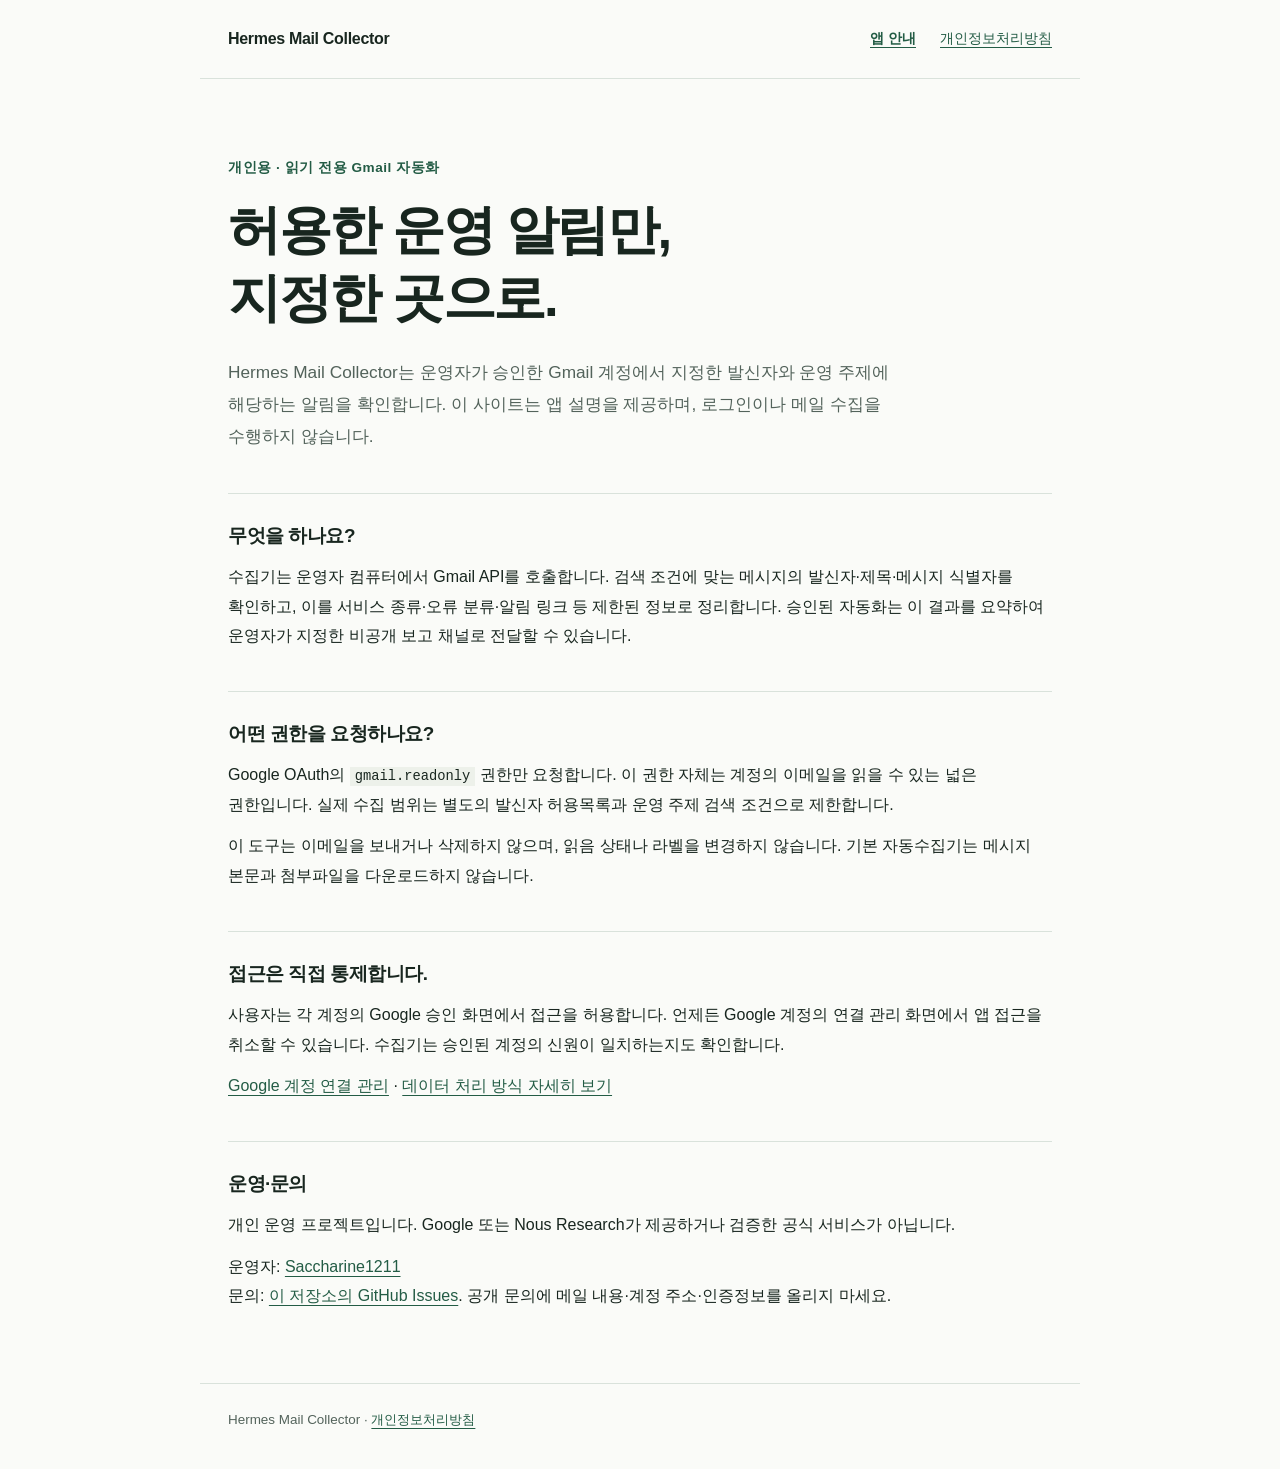
<file: index.html>
<!doctype html>
<html lang="ko">
<head>
<meta charset="utf-8"><meta name="viewport" content="width=device-width,initial-scale=1">
<title>Hermes Mail Collector · 앱 안내</title>
<meta name="description" content="승인된 Gmail 계정의 운영 알림을 읽기 전용으로 확인하는 개인용 자동화 도구 안내입니다.">
<link rel="stylesheet" href="style.css">
</head>
<body>
<header><a class="brand" href="./">Hermes Mail Collector</a><nav aria-label="주 메뉴"><a href="./" aria-current="page">앱 안내</a><a href="privacy.html">개인정보처리방침</a></nav></header>
<main>
<p class="eyebrow">개인용 · 읽기 전용 Gmail 자동화</p>
<h1>허용한 운영 알림만,<br>지정한 곳으로.</h1>
<p class="intro">Hermes Mail Collector는 운영자가 승인한 Gmail 계정에서 지정한 발신자와 운영 주제에 해당하는 알림을 확인합니다. 이 사이트는 앱 설명을 제공하며, 로그인이나 메일 수집을 수행하지 않습니다.</p>
<section aria-labelledby="purpose"><h2 id="purpose">무엇을 하나요?</h2><p>수집기는 운영자 컴퓨터에서 Gmail API를 호출합니다. 검색 조건에 맞는 메시지의 발신자·제목·메시지 식별자를 확인하고, 이를 서비스 종류·오류 분류·알림 링크 등 제한된 정보로 정리합니다. 승인된 자동화는 이 결과를 요약하여 운영자가 지정한 비공개 보고 채널로 전달할 수 있습니다.</p></section>
<section aria-labelledby="access"><h2 id="access">어떤 권한을 요청하나요?</h2><p>Google OAuth의 <code>gmail.readonly</code> 권한만 요청합니다. 이 권한 자체는 계정의 이메일을 읽을 수 있는 넓은 권한입니다. 실제 수집 범위는 별도의 발신자 허용목록과 운영 주제 검색 조건으로 제한합니다.</p><p>이 도구는 이메일을 보내거나 삭제하지 않으며, 읽음 상태나 라벨을 변경하지 않습니다. 기본 자동수집기는 메시지 본문과 첨부파일을 다운로드하지 않습니다.</p></section>
<section aria-labelledby="control"><h2 id="control">접근은 직접 통제합니다.</h2><p>사용자는 각 계정의 Google 승인 화면에서 접근을 허용합니다. 언제든 Google 계정의 연결 관리 화면에서 앱 접근을 취소할 수 있습니다. 수집기는 승인된 계정의 신원이 일치하는지도 확인합니다.</p><p><a href="https://myaccount.google.com/connections">Google 계정 연결 관리</a> · <a href="privacy.html">데이터 처리 방식 자세히 보기</a></p></section>
<section aria-labelledby="contact"><h2 id="contact">운영·문의</h2><p>개인 운영 프로젝트입니다. Google 또는 Nous Research가 제공하거나 검증한 공식 서비스가 아닙니다.</p><p>운영자: <a href="https://github.com/Saccharine1211">Saccharine1211</a><br>문의: <a href="https://github.com/Saccharine1211/hermes-mail-collector-info/issues">이 저장소의 GitHub Issues</a>. 공개 문의에 메일 내용·계정 주소·인증정보를 올리지 마세요.</p></section>
</main>
<footer>Hermes Mail Collector · <a href="privacy.html">개인정보처리방침</a></footer>
</body></html>
</file>
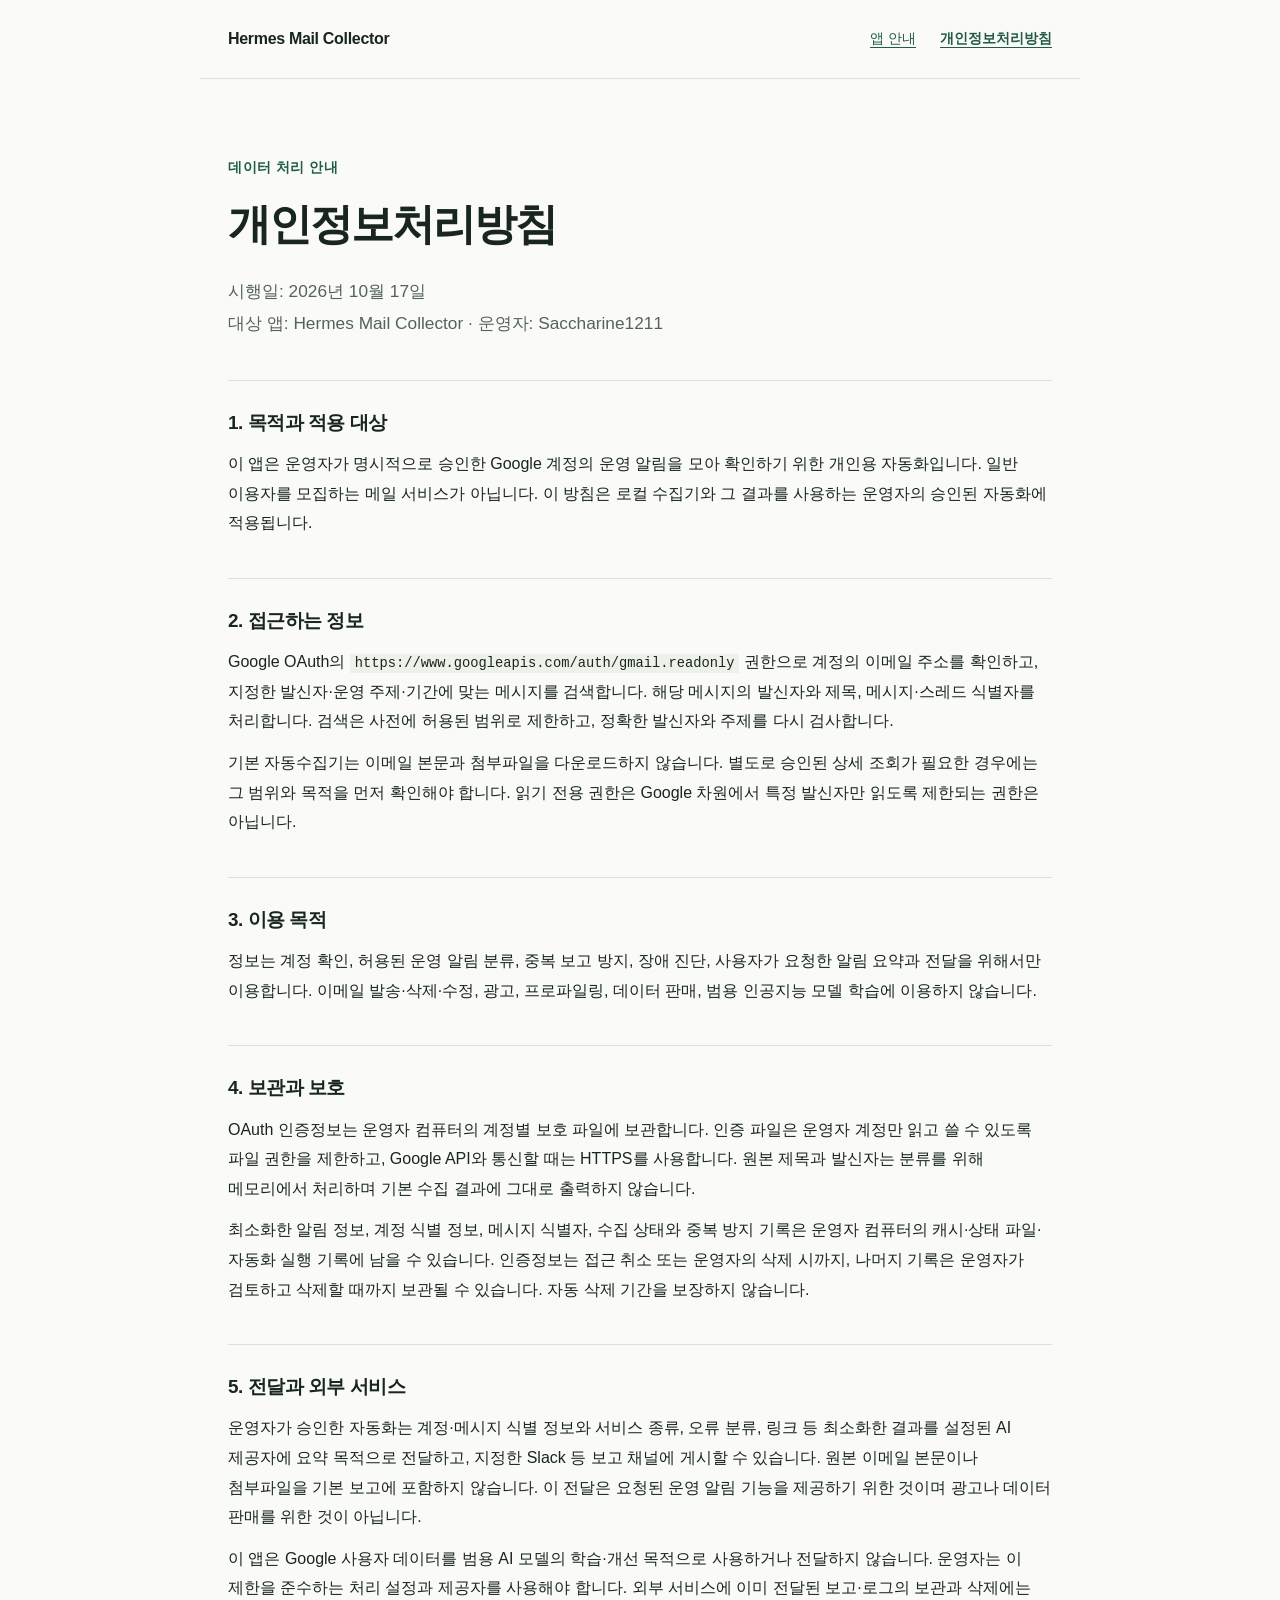
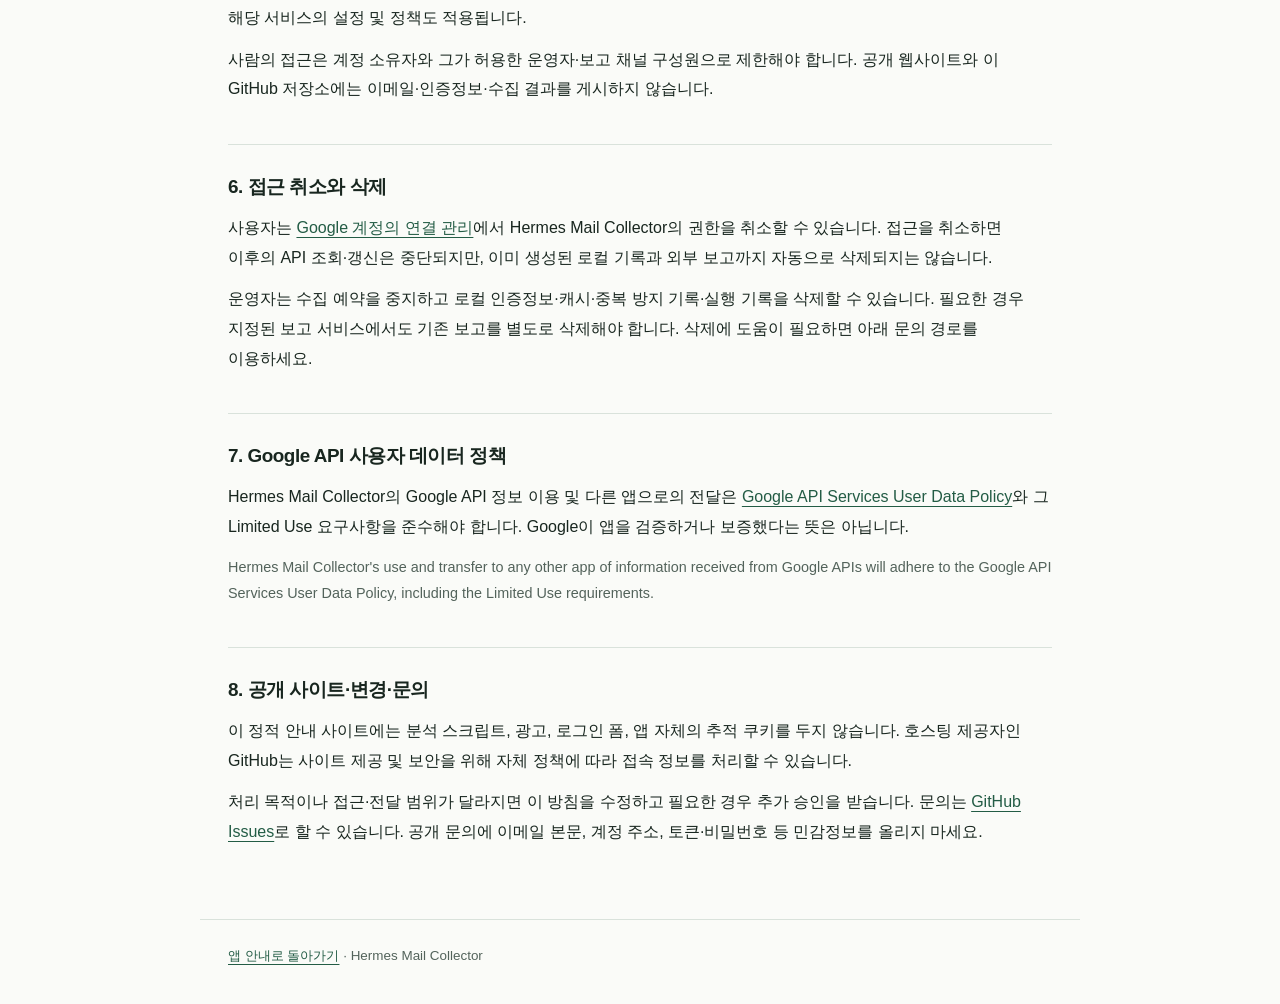
<file: privacy.html>
<!doctype html>
<html lang="ko">
<head><meta charset="utf-8"><meta name="viewport" content="width=device-width,initial-scale=1"><title>개인정보처리방침 · Hermes Mail Collector</title><meta name="description" content="Hermes Mail Collector의 Google 사용자 데이터 접근·이용·보관·전달 및 접근 취소 방법입니다."><link rel="stylesheet" href="style.css"></head>
<body>
<header><a class="brand" href="./">Hermes Mail Collector</a><nav aria-label="주 메뉴"><a href="./">앱 안내</a><a href="privacy.html" aria-current="page">개인정보처리방침</a></nav></header>
<main class="policy">
<p class="eyebrow">데이터 처리 안내</p><h1>개인정보처리방침</h1><p class="intro">시행일: 2026년 10월 17일<br>대상 앱: Hermes Mail Collector · 운영자: Saccharine1211</p>
<section><h2>1. 목적과 적용 대상</h2><p>이 앱은 운영자가 명시적으로 승인한 Google 계정의 운영 알림을 모아 확인하기 위한 개인용 자동화입니다. 일반 이용자를 모집하는 메일 서비스가 아닙니다. 이 방침은 로컬 수집기와 그 결과를 사용하는 운영자의 승인된 자동화에 적용됩니다.</p></section>
<section><h2>2. 접근하는 정보</h2><p>Google OAuth의 <code>https://www.googleapis.com/auth/gmail.readonly</code> 권한으로 계정의 이메일 주소를 확인하고, 지정한 발신자·운영 주제·기간에 맞는 메시지를 검색합니다. 해당 메시지의 발신자와 제목, 메시지·스레드 식별자를 처리합니다. 검색은 사전에 허용된 범위로 제한하고, 정확한 발신자와 주제를 다시 검사합니다.</p><p>기본 자동수집기는 이메일 본문과 첨부파일을 다운로드하지 않습니다. 별도로 승인된 상세 조회가 필요한 경우에는 그 범위와 목적을 먼저 확인해야 합니다. 읽기 전용 권한은 Google 차원에서 특정 발신자만 읽도록 제한되는 권한은 아닙니다.</p></section>
<section><h2>3. 이용 목적</h2><p>정보는 계정 확인, 허용된 운영 알림 분류, 중복 보고 방지, 장애 진단, 사용자가 요청한 알림 요약과 전달을 위해서만 이용합니다. 이메일 발송·삭제·수정, 광고, 프로파일링, 데이터 판매, 범용 인공지능 모델 학습에 이용하지 않습니다.</p></section>
<section><h2>4. 보관과 보호</h2><p>OAuth 인증정보는 운영자 컴퓨터의 계정별 보호 파일에 보관합니다. 인증 파일은 운영자 계정만 읽고 쓸 수 있도록 파일 권한을 제한하고, Google API와 통신할 때는 HTTPS를 사용합니다. 원본 제목과 발신자는 분류를 위해 메모리에서 처리하며 기본 수집 결과에 그대로 출력하지 않습니다.</p><p>최소화한 알림 정보, 계정 식별 정보, 메시지 식별자, 수집 상태와 중복 방지 기록은 운영자 컴퓨터의 캐시·상태 파일·자동화 실행 기록에 남을 수 있습니다. 인증정보는 접근 취소 또는 운영자의 삭제 시까지, 나머지 기록은 운영자가 검토하고 삭제할 때까지 보관될 수 있습니다. 자동 삭제 기간을 보장하지 않습니다.</p></section>
<section><h2>5. 전달과 외부 서비스</h2><p>운영자가 승인한 자동화는 계정·메시지 식별 정보와 서비스 종류, 오류 분류, 링크 등 최소화한 결과를 설정된 AI 제공자에 요약 목적으로 전달하고, 지정한 Slack 등 보고 채널에 게시할 수 있습니다. 원본 이메일 본문이나 첨부파일을 기본 보고에 포함하지 않습니다. 이 전달은 요청된 운영 알림 기능을 제공하기 위한 것이며 광고나 데이터 판매를 위한 것이 아닙니다.</p><p>이 앱은 Google 사용자 데이터를 범용 AI 모델의 학습·개선 목적으로 사용하거나 전달하지 않습니다. 운영자는 이 제한을 준수하는 처리 설정과 제공자를 사용해야 합니다. 외부 서비스에 이미 전달된 보고·로그의 보관과 삭제에는 해당 서비스의 설정 및 정책도 적용됩니다.</p><p>사람의 접근은 계정 소유자와 그가 허용한 운영자·보고 채널 구성원으로 제한해야 합니다. 공개 웹사이트와 이 GitHub 저장소에는 이메일·인증정보·수집 결과를 게시하지 않습니다.</p></section>
<section><h2>6. 접근 취소와 삭제</h2><p>사용자는 <a href="https://myaccount.google.com/connections">Google 계정의 연결 관리</a>에서 Hermes Mail Collector의 권한을 취소할 수 있습니다. 접근을 취소하면 이후의 API 조회·갱신은 중단되지만, 이미 생성된 로컬 기록과 외부 보고까지 자동으로 삭제되지는 않습니다.</p><p>운영자는 수집 예약을 중지하고 로컬 인증정보·캐시·중복 방지 기록·실행 기록을 삭제할 수 있습니다. 필요한 경우 지정된 보고 서비스에서도 기존 보고를 별도로 삭제해야 합니다. 삭제에 도움이 필요하면 아래 문의 경로를 이용하세요.</p></section>
<section><h2>7. Google API 사용자 데이터 정책</h2><p>Hermes Mail Collector의 Google API 정보 이용 및 다른 앱으로의 전달은 <a href="https://developers.google.com/terms/api-services-user-data-policy">Google API Services User Data Policy</a>와 그 Limited Use 요구사항을 준수해야 합니다. Google이 앱을 검증하거나 보증했다는 뜻은 아닙니다.</p><p lang="en">Hermes Mail Collector's use and transfer to any other app of information received from Google APIs will adhere to the Google API Services User Data Policy, including the Limited Use requirements.</p></section>
<section><h2>8. 공개 사이트·변경·문의</h2><p>이 정적 안내 사이트에는 분석 스크립트, 광고, 로그인 폼, 앱 자체의 추적 쿠키를 두지 않습니다. 호스팅 제공자인 GitHub는 사이트 제공 및 보안을 위해 자체 정책에 따라 접속 정보를 처리할 수 있습니다.</p><p>처리 목적이나 접근·전달 범위가 달라지면 이 방침을 수정하고 필요한 경우 추가 승인을 받습니다. 문의는 <a href="https://github.com/Saccharine1211/hermes-mail-collector-info/issues">GitHub Issues</a>로 할 수 있습니다. 공개 문의에 이메일 본문, 계정 주소, 토큰·비밀번호 등 민감정보를 올리지 마세요.</p></section>
</main><footer><a href="./">앱 안내로 돌아가기</a> · Hermes Mail Collector</footer>
</body></html>
</file>
<file: style.css>
:root{color-scheme:light;--ink:#18261f;--muted:#53635b;--line:#d9e2db;--paper:#fafbf8;--accent:#235c45}*{box-sizing:border-box}body{margin:0;background:var(--paper);color:var(--ink);font-family:"Apple SD Gothic Neo","Malgun Gothic",sans-serif;line-height:1.85;word-break:keep-all}header,main,footer{max-width:880px;padding:0 28px;margin:auto}header{padding-top:24px;padding-bottom:24px;border-bottom:1px solid var(--line);display:flex;justify-content:space-between;gap:20px;align-items:center}.brand{font-weight:700;text-decoration:none;color:var(--ink);letter-spacing:-.02em}nav{display:flex;gap:24px;font-size:.9rem}a{color:var(--accent);text-underline-offset:4px}a:hover{text-decoration-thickness:2px}a:focus-visible{outline:2px solid var(--accent);outline-offset:5px}nav [aria-current=page]{font-weight:700}main{padding-top:64px;padding-bottom:60px}.eyebrow{color:var(--accent);font-size:.85rem;font-weight:700;letter-spacing:.04em}h1{font-size:clamp(2rem,5vw,3.3rem);line-height:1.3;letter-spacing:-.045em;margin:16px 0 24px}h2{font-size:1.18rem;letter-spacing:-.025em;line-height:1.5;margin:0 0 12px}.intro{font-size:1.08rem;color:var(--muted);max-width:700px}section{margin-top:40px;padding-top:28px;border-top:1px solid var(--line)}p{margin:12px 0}code{font-family:ui-monospace,monospace;font-size:.86em;overflow-wrap:anywhere;word-break:break-all;background:#edf1ea;padding:2px 5px}footer{border-top:1px solid var(--line);font-size:.84rem;color:var(--muted);padding-top:24px;padding-bottom:36px}.policy h1{font-size:clamp(2rem,4vw,2.7rem)}.policy [lang=en]{font-size:.9rem;color:var(--muted);word-break:normal}@media(max-width:620px){header{align-items:flex-start;flex-direction:column;gap:10px}header,main,footer{padding-left:22px;padding-right:22px}main{padding-top:40px}nav{gap:20px}section{margin-top:30px}}
</file>
